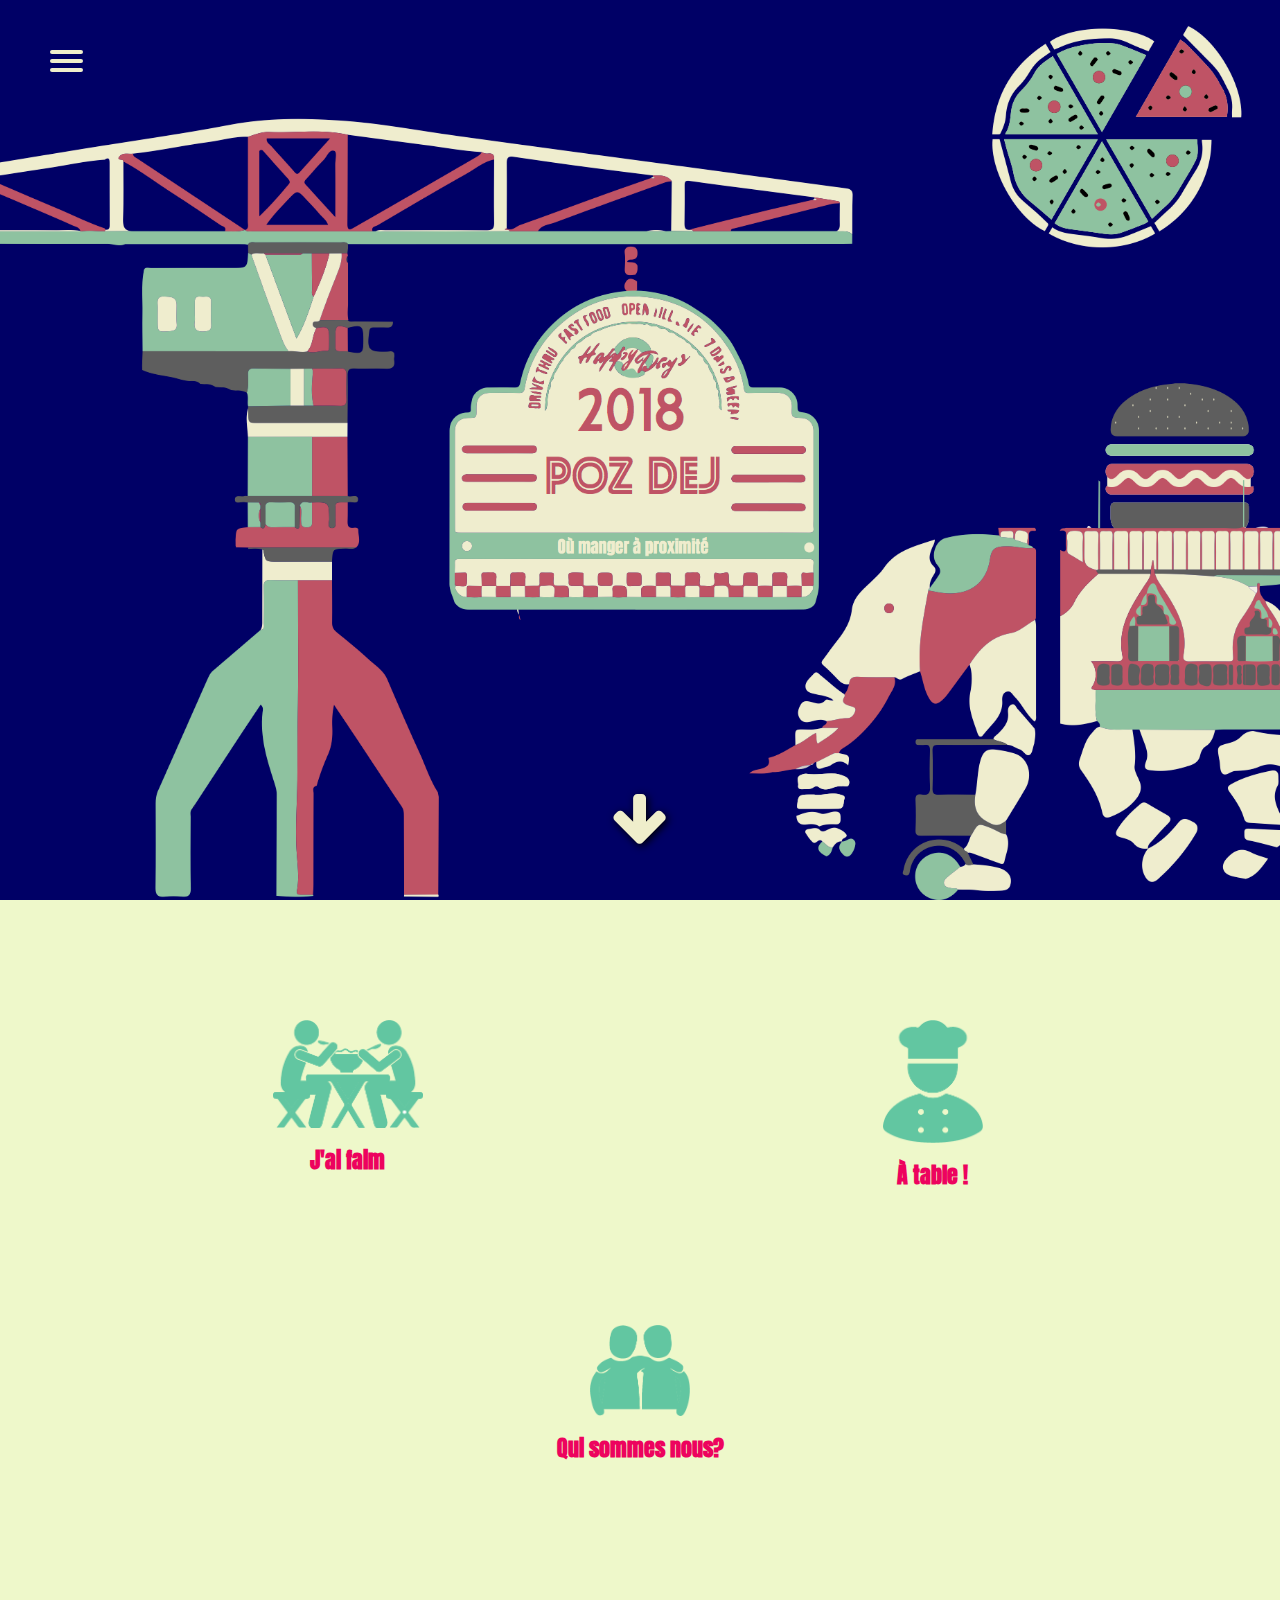
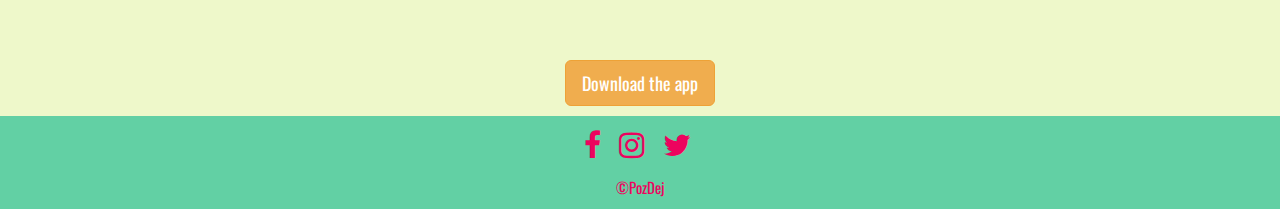
<file: index.html>
<html>
  <head>
    <meta charset="utf-8">
    <title>PozDej</title>
    <link href='style.css' rel='stylesheet'>
    <link href="https://fonts.googleapis.com/css?family=K2D:500|Open+Sans+Condensed:300i" rel="stylesheet">
    <link href="https://fonts.googleapis.com/css?family=Anton|Oswald:400,500,600,700" rel="stylesheet">
    <meta http-equiv="X-UA-Compatible" content="IE=edge">
    <meta name="viewport" content="width=device-width, initial-scale=1">
    <link rel="stylesheet" href="https://maxcdn.bootstrapcdn.com/bootstrap/3.2.0/css/bootstrap.min.css">
    <link href='style.css' rel='stylesheet'>

    <link rel="stylesheet" href="https://maxcdn.bootstrapcdn.com/font-awesome/4.4.0/css/font-awesome.min.css">

  </head>
  <body>

     <nav role="navigation">
      <div id="menuToggle">

        <input type="checkbox" />
        
        <span></span>
        <span></span>
        <span></span>
        
       
        <ul id="menu">
          <a href="index.html"><li>Menu</li></a>
          <a href="https://www.figma.com/proto/MBGf9s2QRPwwZnQjNycC2Q13/Nord-Sud?node-id=0%3A1&scaling=min-zoom"target="_blanck"><li>J'ai faim</li></a>
          <a href="https://www.figma.com/file/gktxalihcMy1f9cAIJwvAunf/Untitled?node-id=0%3A1"target="_blanck"><li>À table!</li></a>
          <a href="about.html"target="_blanck"><li>Qui sommes-nous?</li></a>
         
        </ul>
      </div>
    </nav>

    <div id="banner">
      <a class="arrow" href="#description"><i class="fa fa-arrow-down"></i></a>
    </div> 

<div id="description" class="container">
  <div class="row">    
    <div class="col-xs-12 col-sm-6 col-md-6">
        <div class="card">
        
        <a href="https://www.figma.com/proto/MBGf9s2QRPwwZnQjNycC2Q13/Nord-Sud?node-id=0%3A1&scaling=min-zoom" target="_blanck"> <img src="images/table.png" alt="picture description" width="150"> </a>

        <h2>J'ai faim</h2>
        </div>
    </div>

    <div class="col-xs-12 col-sm-6 col-md-6">
        <div class="card">
        
        <a href="https://www.figma.com/file/gktxalihcMy1f9cAIJwvAunf/Untitled?node-id=0%3A1" target="_blanck"> <img src="images/chef.png" alt="picture description" width="100"> </a>

        <h2>À table !</h2>
        </div>
    </div>



    <div class="row">   
     <div class="col-xs-12 col-sm-12 col-md-12">
      <div class="card">
      <a href="about.html" target="_blanck"> <img src="images/amis.png" alt="picture description" width="100"> 
      </a>
      <h2>Qui sommes nous?</h2>
      </div>
    </div>    
  </div>

<br>
<br>
<br>

     <p>
      <a class="btn btn-warning btn-lg" href="https://www.apple.com/fr/ios/app-store/"target="_blanck">Download the app</a>
    </p>





</div>
  </div>

    <div id="footer">
    <ul class="list-inline">

  <li><a href="https://www.facebook.com/" target="_blanck"><i class="fa fa-facebook"></i></a></li>
  <li><a href="https://www.instagram.com/" target="_blanck"><i class="fa fa-instagram"></i></a></li>
  <li><a href="https://www.twitter.com/" target="_blanck"><i class="fa fa-twitter"></i></a></li>
  
    </ul>

    <p>©PozDej</p>

    </div>
  </body>
</html>
</file>
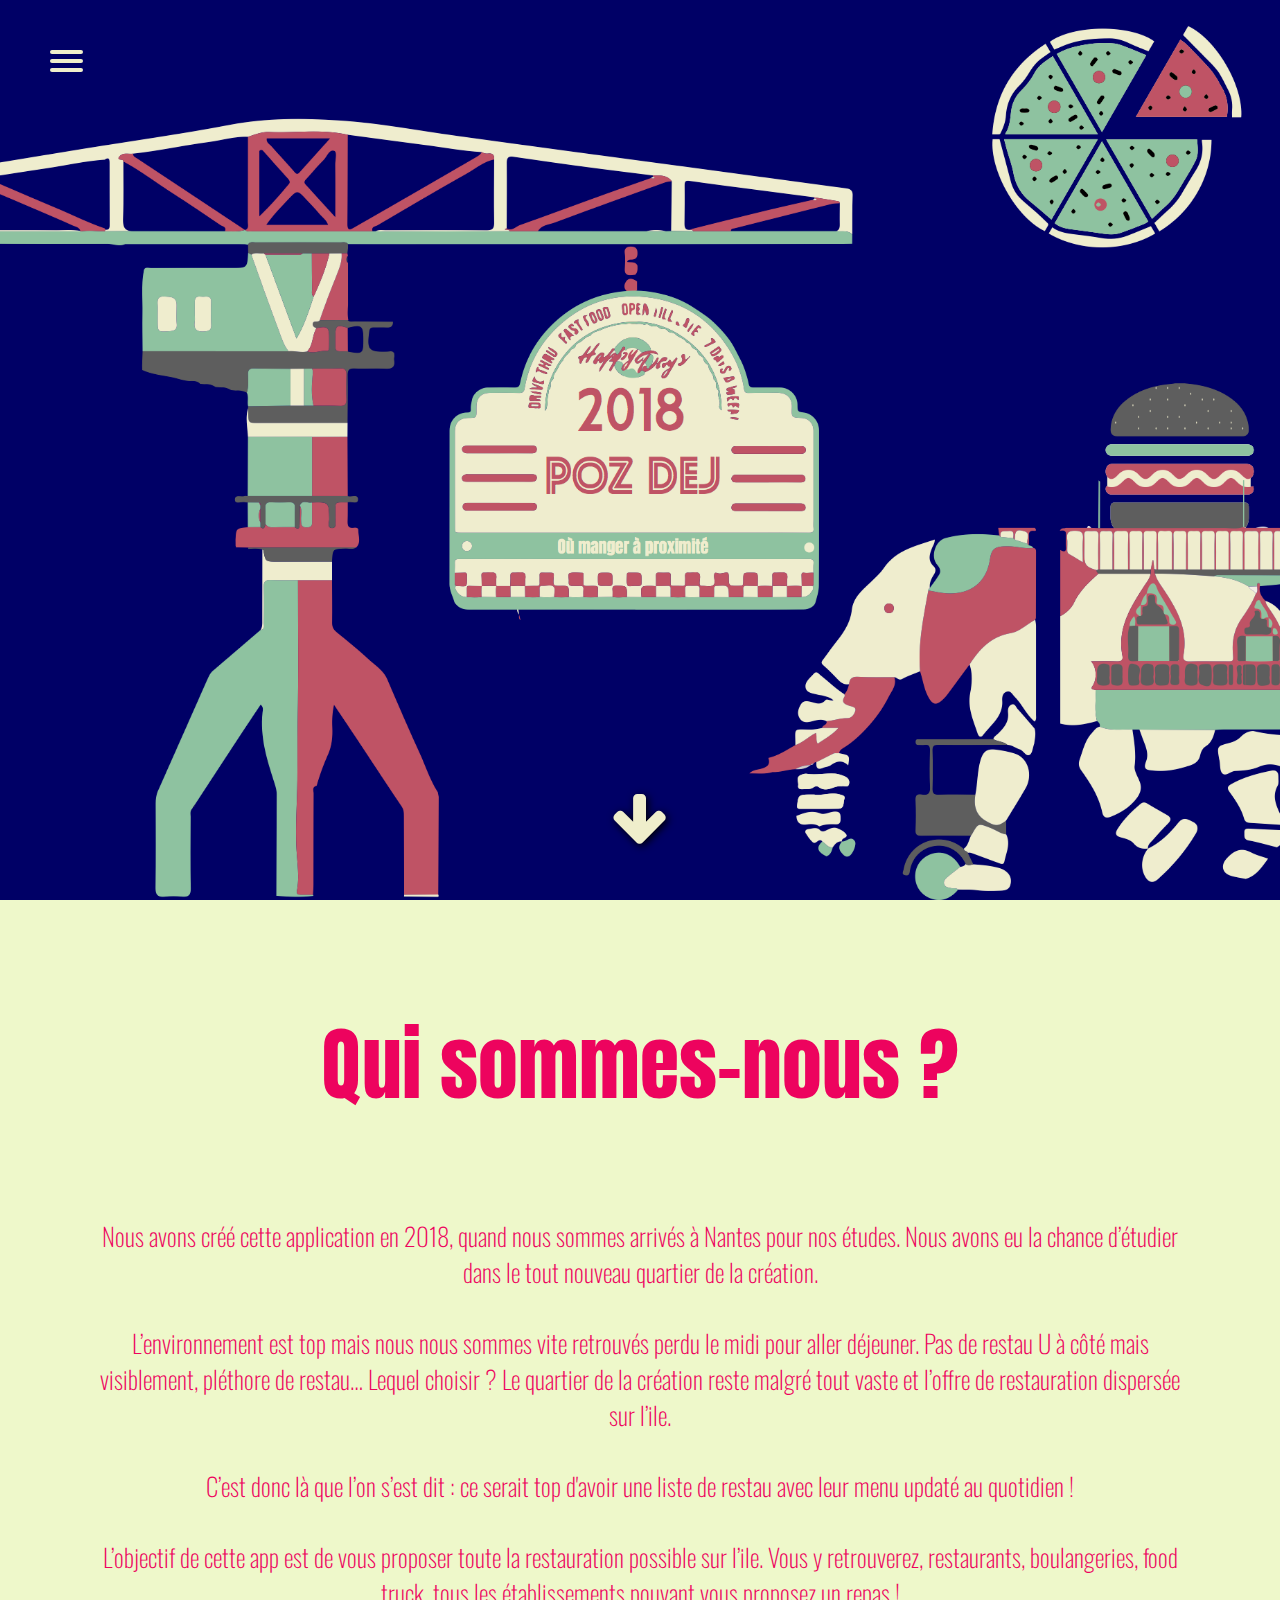
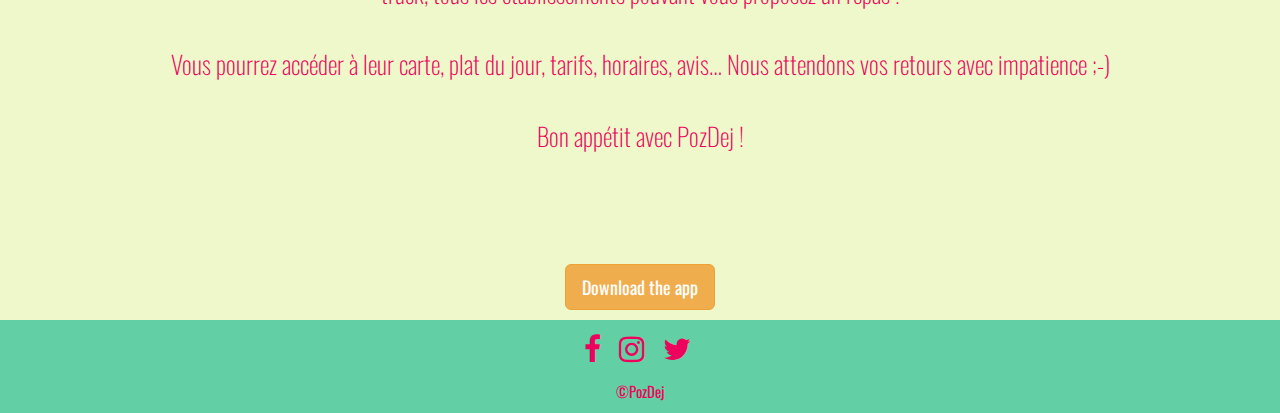
<file: about.html>
<html>
  <head>
    <meta charset="utf-8">
    <title>PozDej</title>
    <link href='style.css' rel='stylesheet'>
    <link href="https://fonts.googleapis.com/css?family=K2D:500|Open+Sans+Condensed:300i" rel="stylesheet">
    <link href="https://fonts.googleapis.com/css?family=Anton|Oswald:400,500,600,700" rel="stylesheet">
    <meta http-equiv="X-UA-Compatible" content="IE=edge">
    <meta name="viewport" content="width=device-width, initial-scale=1">
    <link rel="stylesheet" href="https://maxcdn.bootstrapcdn.com/bootstrap/3.2.0/css/bootstrap.min.css">
    <link href='style.css' rel='stylesheet'>

    <link rel="stylesheet" href="https://maxcdn.bootstrapcdn.com/font-awesome/4.4.0/css/font-awesome.min.css">

  </head>
  <body>

     <nav role="navigation">
      <div id="menuToggle">

        <input type="checkbox" />
        
        <span></span>
        <span></span>
        <span></span>
        
       
        <ul id="menu">
          <a href="index.html#accueil"><li>Menu</li></a>
          <a href="https://www.figma.com/proto/MBGf9s2QRPwwZnQjNycC2Q13/Nord-Sud?node-id=0%3A1&scaling=min-zoom"target="_blanck"><li>J'ai faim</li></a>
          <a href="https://www.figma.com/file/gktxalihcMy1f9cAIJwvAunf/Untitled?node-id=0%3A1"target="_blanck"><li>À table!</li></a>
          <a href="about.html"target="_blanck"><li>Qui sommes-nous?</li></a>
         
        </ul>
      </div>
    </nav>

    

    <div id="banner">
      <a class="arrow" href="#description"><i class="fa fa-arrow-down"></i></a>
    </div> 


    <div id="nous">
      <H1>Qui sommes-nous ?</H1>
      <br>
      <br>
      <p>Nous avons créé cette application en 2018, quand nous sommes arrivés à Nantes pour nos études. Nous avons eu la chance d’étudier dans le tout nouveau quartier de la création. <br>
      <br>

L’environnement est top mais nous nous sommes vite retrouvés perdu le midi pour aller déjeuner. Pas de restau U à côté mais visiblement, pléthore de restau… Lequel choisir ? Le quartier de la création reste malgré tout vaste et l’offre de restauration dispersée sur l’ile. <br>
<br>

C’est donc là que l’on s’est dit : ce serait top d'avoir une liste de restau avec leur menu updaté au quotidien ! <br>
<br>

L’objectif de cette app est de vous proposer toute la restauration possible sur l’ile. Vous y retrouverez, restaurants, boulangeries, food truck, tous les établissements pouvant vous proposez un repas ! <br>
<br>

Vous pourrez accéder à leur carte, plat du jour, tarifs, horaires, avis… Nous attendons vos retours avec impatience ;-)
<br>
<br>
Bon appétit avec PozDej !</p>


    </div>


    </div>

     <p>
      <a class="btn btn-warning btn-lg" href="file:///Users/charlotteloubarie/Desktop/Landing/index.html" >Download the app</a>
    </p>



    <div id="footer">
    <ul class="list-inline">

  <li><a href="https://www.facebook.com/" target="_blanck" <i class="fa fa-facebook"></i></a></li>
  <li><a href="https://www.instagram.com/" target="_blanck" <i class="fa fa-instagram"></i></a></li>
  <li><a href="https://www.twitter.com/" target="_blanck" <i class="fa fa-twitter"></i></a></li>
  
    </ul>

    <p>©PozDej</p>

    </div>
  </body>
</html>
</file>
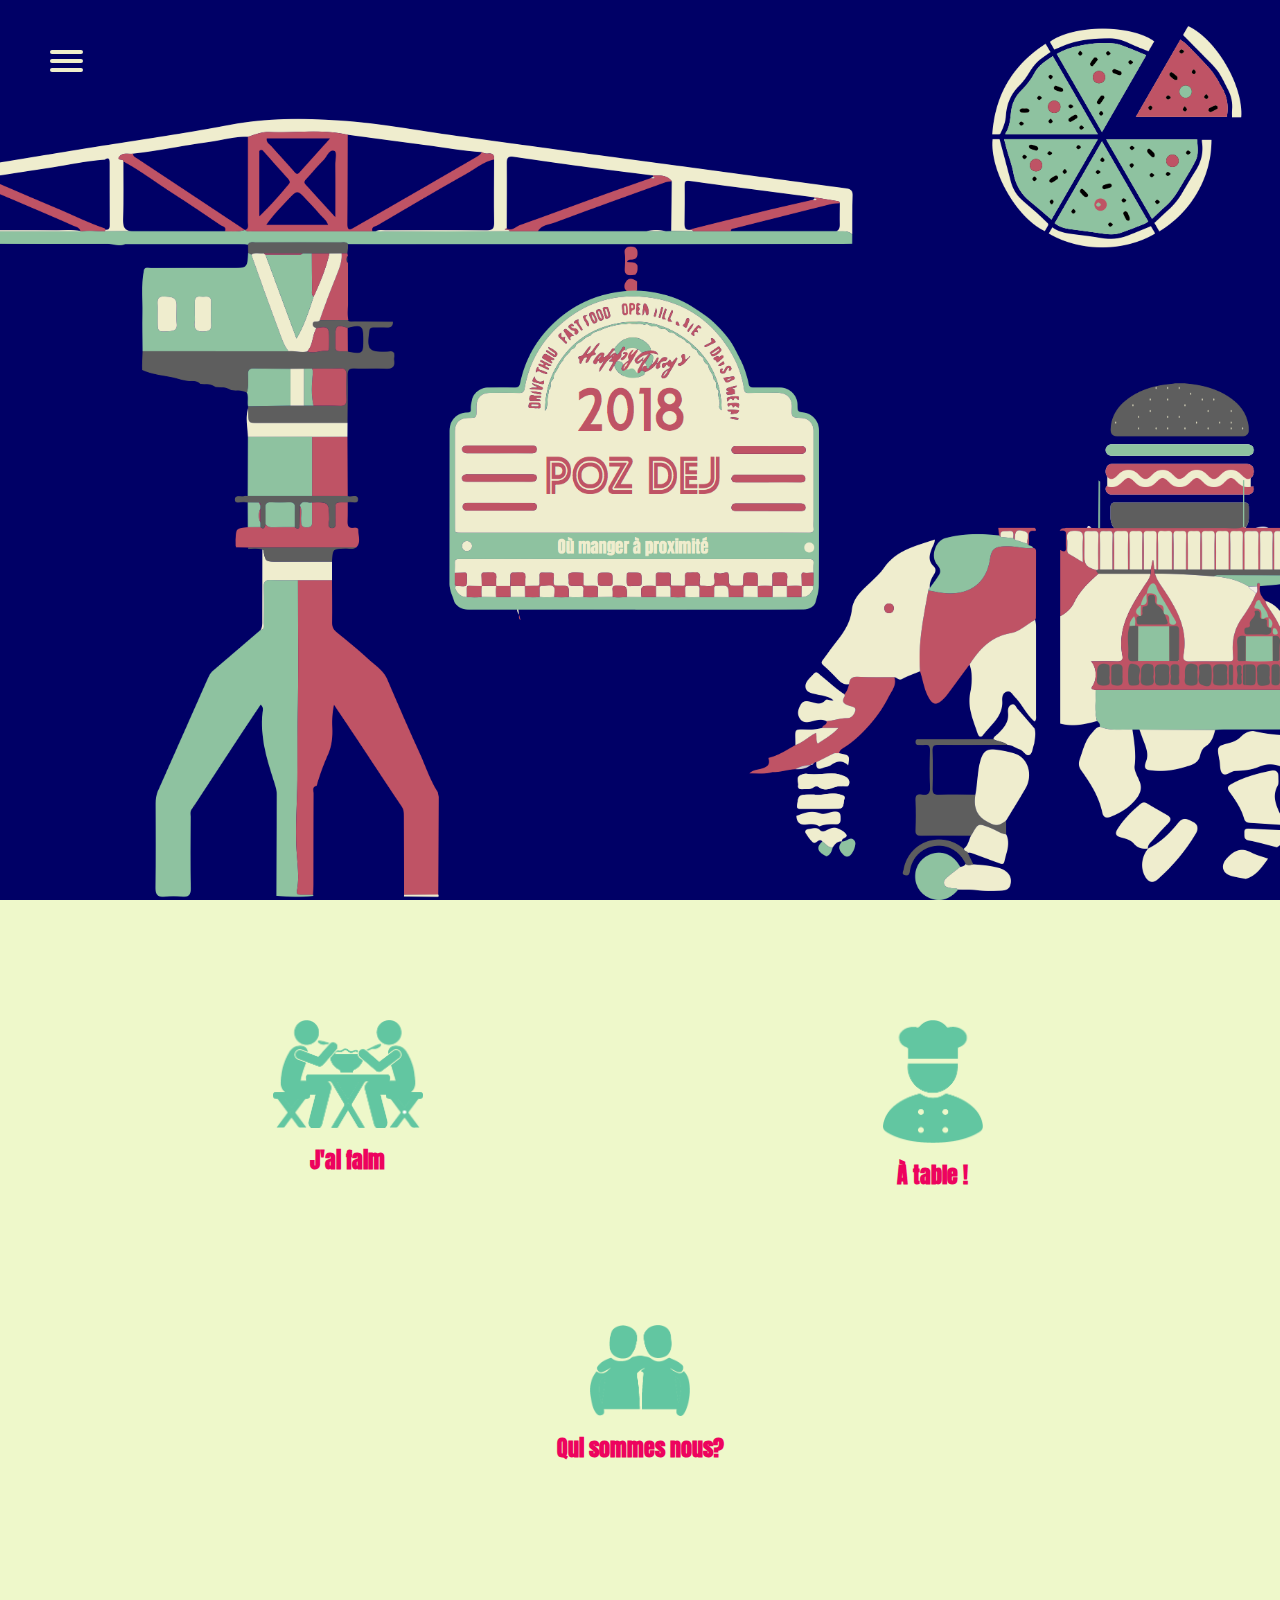
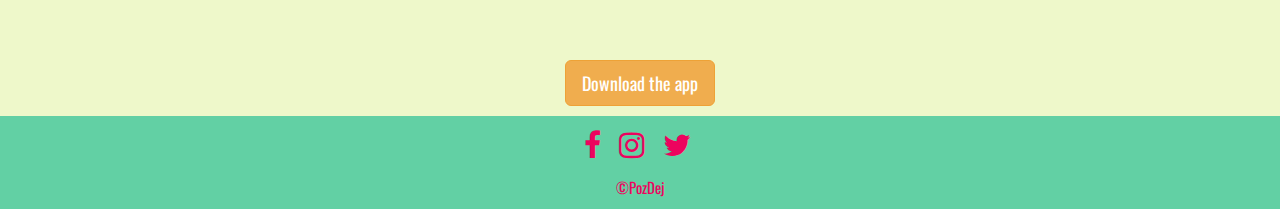
<file: home.html>
<html>
  <head>
    <meta charset="utf-8">
    <title>PozDej</title>
    <link href='style.css' rel='stylesheet'>
    <link href="https://fonts.googleapis.com/css?family=K2D:500|Open+Sans+Condensed:300i" rel="stylesheet">
    <link href="https://fonts.googleapis.com/css?family=Anton|Oswald:400,500,600,700" rel="stylesheet">
    <meta http-equiv="X-UA-Compatible" content="IE=edge">
    <meta name="viewport" content="width=device-width, initial-scale=1">
    <link rel="stylesheet" href="https://maxcdn.bootstrapcdn.com/bootstrap/3.2.0/css/bootstrap.min.css">
    <link href='style.css' rel='stylesheet'>

    <link rel="stylesheet" href="https://maxcdn.bootstrapcdn.com/font-awesome/4.4.0/css/font-awesome.min.css">

  </head>
  <body>

     <nav role="navigation">
      <div id="menuToggle">

        <input type="checkbox" />
        
        <span></span>
        <span></span>
        <span></span>
        
       
        <ul id="menu">
          <a href="home.html"><li>Menu</li></a>
          <a href="https://www.figma.com/proto/MBGf9s2QRPwwZnQjNycC2Q13/Nord-Sud?node-id=0%3A1&scaling=min-zoom"target="_blanck"><li>J'ai faim</li></a>
          <a href="https://www.figma.com/file/gktxalihcMy1f9cAIJwvAunf/Untitled?node-id=0%3A1"target="_blanck"><li>À table!</li></a>
          <a href="about.html"target="_blanck"><li>Qui sommes-nous?</li></a>
         
        </ul>
      </div>
    </nav>

    <div id="banner">
    </div> 

<div class="container">
  <div class="row">    
    <div class="col-xs-12 col-sm-6 col-md-6">
        <div class="card">
        
        <a href="https://www.figma.com/proto/MBGf9s2QRPwwZnQjNycC2Q13/Nord-Sud?node-id=0%3A1&scaling=min-zoom" target="_blanck"> <img src="images/table.png" alt="picture description" width="150"> </a>

        <h2>J'ai faim</h2>
        </div>
    </div>

    <div class="col-xs-12 col-sm-6 col-md-6">
        <div class="card">
        
        <a href="https://www.figma.com/file/gktxalihcMy1f9cAIJwvAunf/Untitled?node-id=0%3A1" target="_blanck"> <img src="images/chef.png" alt="picture description" width="100"> </a>

        <h2>À table !</h2>
        </div>
    </div>



    <div class="row">   
     <div class="col-xs-12 col-sm-12 col-md-12">
      <div class="card">
      <a href="about.html" target="_blanck"> <img src="images/amis.png" alt="picture description" width="100"> 
      </a>
      <h2>Qui sommes nous?</h2>
      </div>
    </div>    
  </div>

<br>
<br>
<br>

     <p>
      <a class="btn btn-warning btn-lg" href="https://www.apple.com/fr/ios/app-store/"target="_blanck">Download the app</a>
    </p>





</div>
  </div>

    <div id="footer">
    <ul class="list-inline">

  <li><a href="https://www.facebook.com/" target="_blanck" <i class="fa fa-facebook"></i></a></li>
  <li><a href="https://www.instagram.com/" target="_blanck" <i class="fa fa-instagram"></i></a></li>
  <li><a href="https://www.twitter.com/" target="_blanck" <i class="fa fa-twitter"></i></a></li>
  
    </ul>

    <p>©PozDej</p>

    </div>
  </body>
</html>
</file>
<file: style.css>
/* style.css */
body{
  text-align: center;
  background-color: #EEF8CA;
  color: #ED035E;
  font-size: 35px;
  font-family: 'Oswald', sans-serif;
  font-family: 'Anton', sans-serif;

}
h1{
  text-align: center;
  font-family: 'Oswald', sans-serif;
   font-family: 'Anton', sans-serif;
  color: #62D0A4;
  font-weight: lighter;
  font-size: 80px;
}
h2 {
  text-align: center;
  font-family: 'Anton', sans-serif;
  color: #ED035E;
  font-weight: bold;
  font-size: 22px;
}

p {
  font-size: 25;
  font-weight: medium;
  font-family:'Oswald', sans-serif;

}
a {
  color: #0D006A;
  font-size: 30px;
}
a:hover {
  text-decoration: none;
  color: #EF959C;
}

#banner {

	text-align: center;
	background-image: url("images/couverture.png");
	background-size: cover;
  background-attachment: fixed;
  height: 100vh;
  margin: 0px;
  padding-bottom: 50px; 
	color: white;
	text-shadow: 2px 2px 9px black;
  background-position: center;
  display: flex;
  align-items: flex-end;
  justify-content: center;
}

.arrow {
  color: #EFEECB;
  font-size: 60px;
}

#banner h1 {
  color: white;
  font-size: 50px;
}
#banner p {
  color: white;
  opacity: 0.8;
  font-size: 30px;
  font-weight: lighter;

}


#footer{
	text-align: center;
  	padding: 1px;
  	background: #62D0A4;

}

#footer a {
  color: #ED035E;
  font-size: 30px;
}
#footer a:hover {
  color: white;
}
#footer p {
  font-size: 15;
}

.card{
	text-align: center;
  	padding: 80px;
  	font-weight: lighter;
    height: 25vh;
    margin: 40;
}



#menuToggle
{
  display: block;
  position: absolute;
  top: 50px;
  left: 50px;
  
  z-index: 1;
  
  -webkit-user-select: none;
  user-select: none;
}

#menuToggle input
{
  display: block;
  width: 40px;
  height: 32px;
  position: absolute;
  top: -7px;
  left: -5px;
  cursor: pointer;
  
  opacity: 0; /* hide this */
  z-index: 2; /* and place it over the hamburger */
  
  -webkit-touch-callout: none;
}

/*
 * Just a quick hamburger
 */
#menuToggle span
{
  display: block;
  width: 33px;
  height: 4px;
  margin-bottom: 5px;
  position: relative;
  
  background: #EFEECB;
  border-radius: 3px;
  
  z-index: 1;
  
  transform-origin: 4px 0px;
  
  transition: transform 0.5s cubic-bezier(0.77,0.2,0.05,1.0),
              background 0.5s cubic-bezier(0.77,0.2,0.05,1.0),
              opacity 0.55s ease;
}

#menuToggle span:first-child
{
  transform-origin: 0% 0%;
}

#menuToggle span:nth-last-child(2)
{
  transform-origin: 0% 100%;
}

/* 
 * Transform all the slices of hamburger
 * into a crossmark.
 */
#menuToggle input:checked ~ span
{
  opacity: 1;
  transform: rotate(45deg) translate(-2px, -1px);
  background: #0D006A;
}

/*
 * But let's hide the middle one.
 */
#menuToggle input:checked ~ span:nth-last-child(3)
{
  opacity: 0;
  transform: rotate(0deg) scale(0.2, 0.2);
}

/*
 * Ohyeah and the last one should go the other direction
 */
#menuToggle input:checked ~ span:nth-last-child(2)
{
  transform: rotate(-45deg) translate(0, -1px);
}

/*
 * Make this absolute positioned
 * at the top left of the screen
 */
#menu
{
  position: absolute;
  width: 300px;
  margin: -100px 0 0 -50px;
  padding: 50px;
  padding-top: 125px;
  
  background: #EFEECB;
  list-style-type: none;
  -webkit-font-smoothing: antialiased;
  /* to stop flickering of text in safari */
  
  transform-origin: 0% 0%;
  transform: translate(-100%, 0);
  
  transition: transform 0.5s cubic-bezier(0.77,0.2,0.05,1.0);
}

#menu li
{
  padding: 10px 0;
  font-size: 22px;
}

/*
 * And let's slide it in from the left
 */
#menuToggle input:checked ~ ul
{
  transform: none;
}

#nous {
text-align: justify-all;
padding: 100;
font-weight: lighter;
H1 {
  color: ED035E
} 






}
</file>
